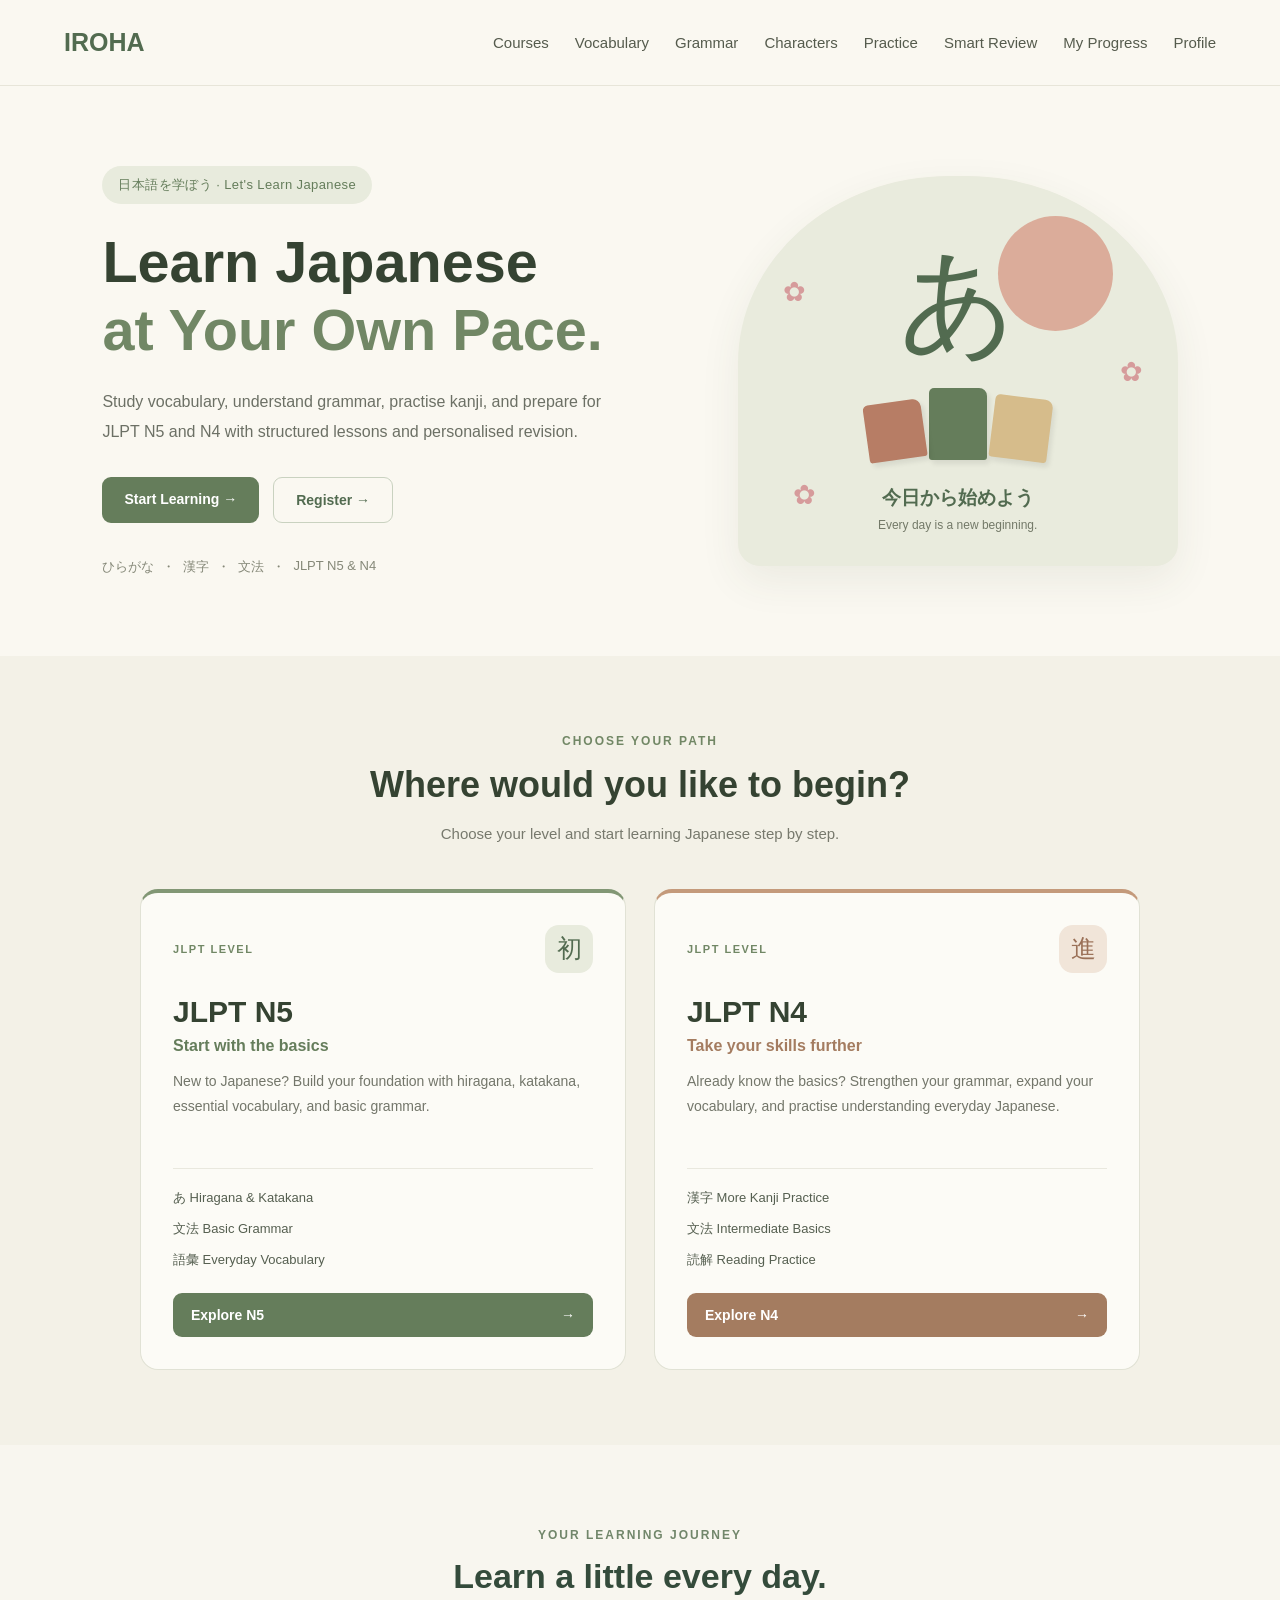
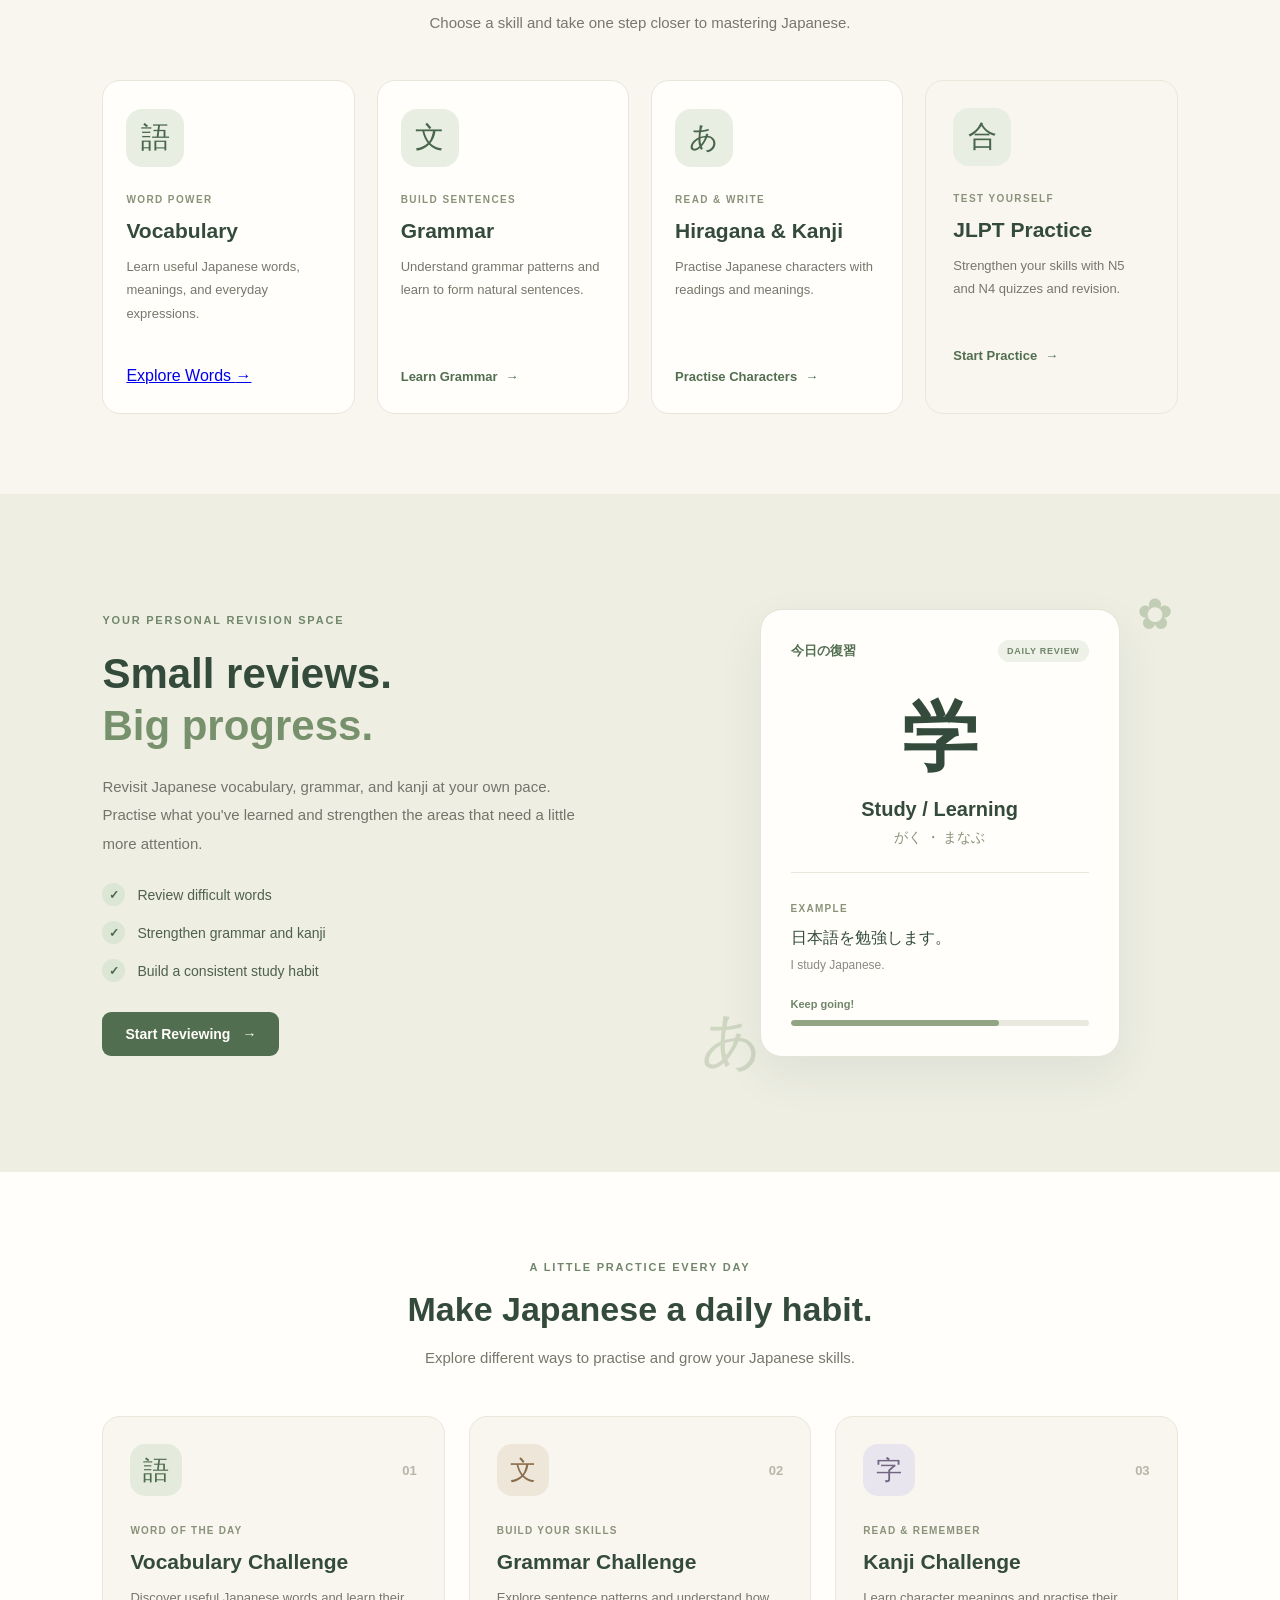
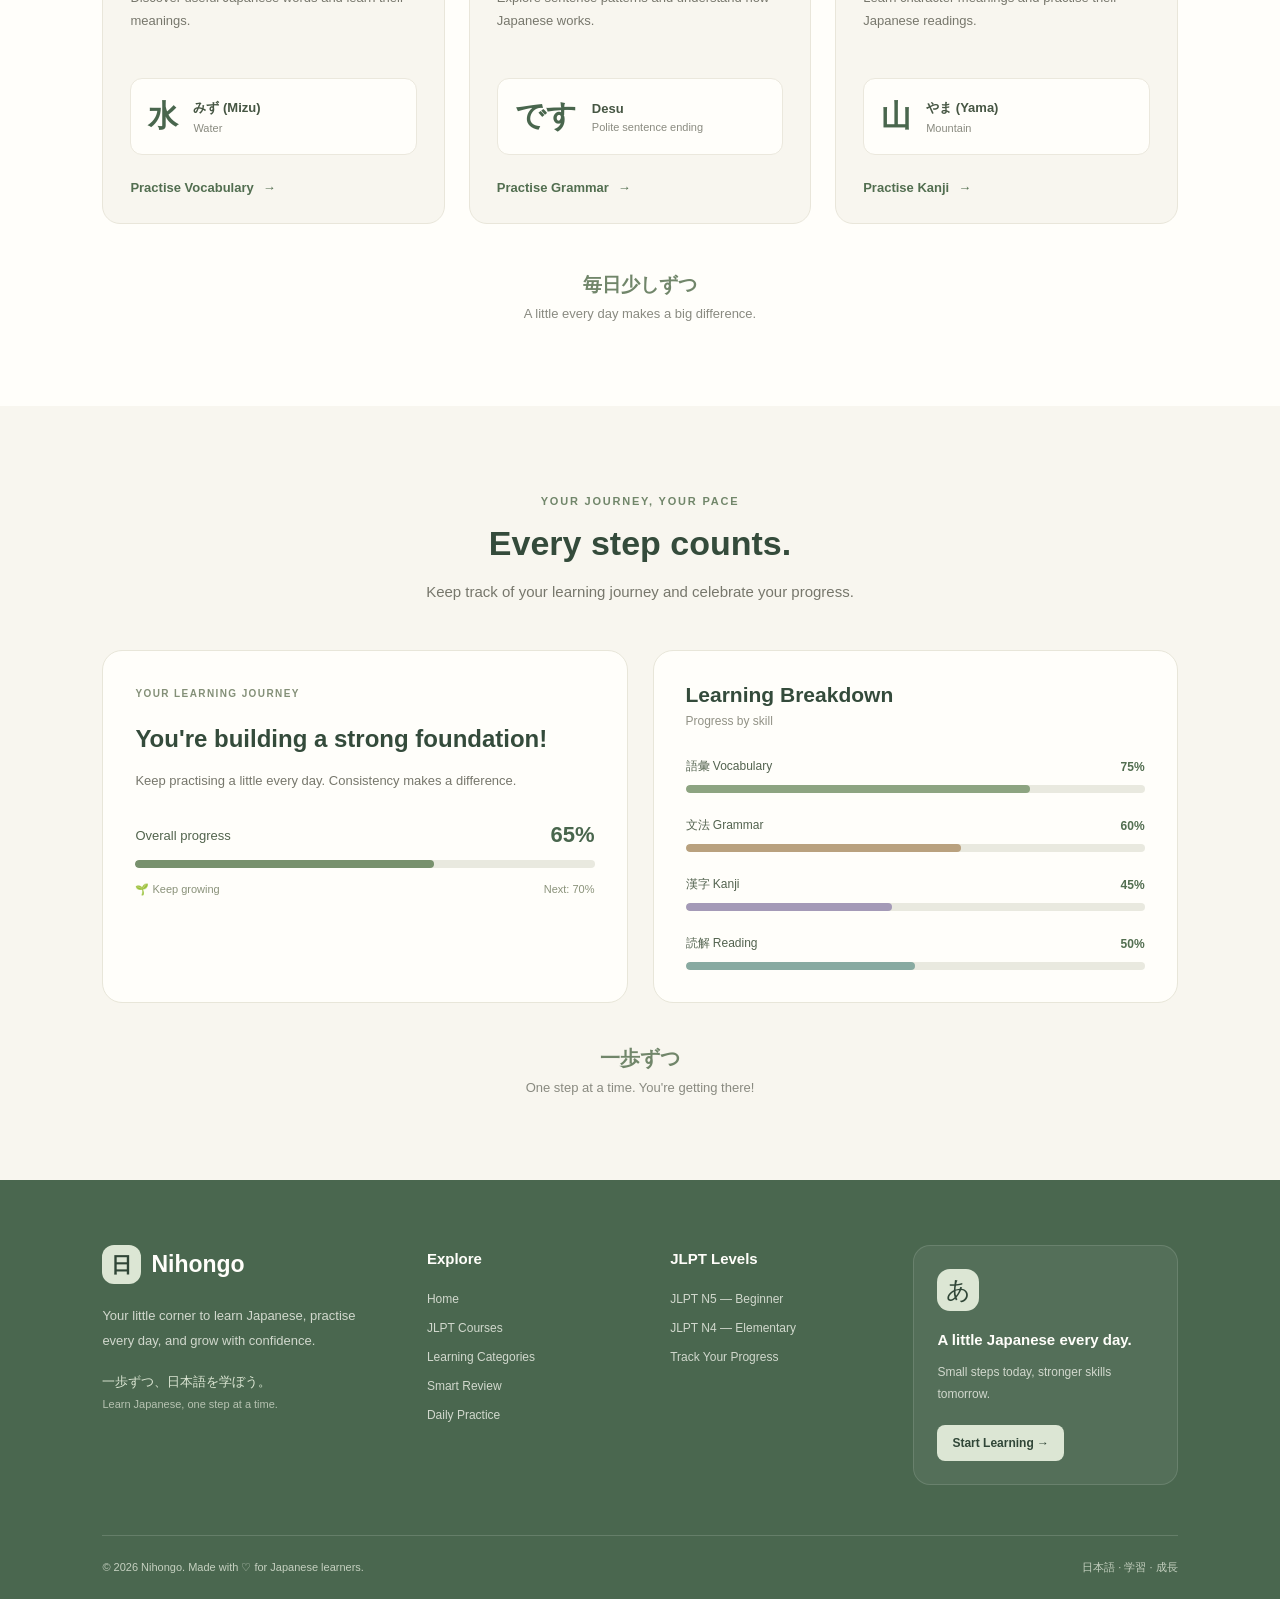
<file: index.html>
<!DOCTYPE html>
<html lang="en">

<head>
    <meta charset="UTF-8">
    <meta name="viewport" content="width=device-width, initial-scale=1.0">
    <title>IROHA | Learn Japanese</title>
    <link rel="stylesheet" href="styles.css">
</head>

<body>

    <!--Navigation Bar-->
    <nav class="navbar">
        <a href="index.html" class="logo">IROHA</a>

        <div class="nav-links">
            <a href="sidepages/courses.html">Courses</a>
            <a href="sidepages/vocabulary.html">Vocabulary</a>
            <a href="sidepages/grammar.html">Grammar</a>
            <a href="sidepages/characters.html">Characters</a>
            <a href="sidepages/practice.html">Practice</a>
            <a href="sidepages/review.html">Smart Review</a>
            <a href="sidepages/progress.html">My Progress</a>
            <a href="sidepages/profile.html">Profile</a>
        </div>
    </nav>


<!-- Hero Section -->
<section class="hero" id="home">

    <div class="hero-content">
        <span class="hero-tag">日本語を学ぼう · Let's Learn Japanese</span>

        <h1>
            Learn Japanese
            <span>at Your Own Pace.</span>
        </h1>

        <p>
            Study vocabulary, understand grammar, practise kanji,
            and prepare for JLPT N5 and N4 with structured lessons
            and personalised revision.
        </p>

        <div class="hero-buttons">
            <a href="#courses" class="hero-btn primary-btn">
                Start Learning →
            </a>

            <a href="sidepages/register.html" class="hero-btn secondary-btn">
                Register →
            </a>
        </div>

        <div class="hero-note">
            <span>ひらがな</span>
            <span>・</span>
            <span>漢字</span>
            <span>・</span>
            <span>文法</span>
            <span>・</span>
            <span>JLPT N5 & N4</span>
        </div>
    </div>

    <div class="hero-visual">
        <div class="hero-card">
            <div class="sun-circle"></div>

            <span class="japanese-character">あ</span>

            <div class="book-decoration">
                <div class="book book-one"></div>
                <div class="book book-two"></div>
                <div class="book book-three"></div>
            </div>

            <div class="hero-caption">
                <span>今日から始めよう</span>
                <p>Every day is a new beginning.</p>
            </div>

            <span class="sakura sakura-one">✿</span>
            <span class="sakura sakura-two">✿</span>
            <span class="sakura sakura-three">✿</span>
        </div>
    </div>

</section>

    <!-- Courses Section -->
    <section class="courses-section" id="courses">

        <div class="courses-heading">
            <span class="section-tag">CHOOSE YOUR PATH</span>
            <h2>Where would you like to begin?</h2>
            <p>Choose your level and start learning Japanese step by step.</p>
        </div>

        <div class="courses-container">

            <!-- N5 Course Card -->
            <div class="course-card n5-card">
                <div class="course-top">
                    <span class="course-level">JLPT LEVEL</span>
                    <span class="course-kanji">初</span>
                </div>

                <h3>JLPT N5</h3>
                <h4>Start with the basics</h4>

                <p>
                    New to Japanese? Build your foundation with hiragana,
                    katakana, essential vocabulary, and basic grammar.
                </p>

                <div class="course-details">
                    <span>あ Hiragana & Katakana</span>
                    <span>文法 Basic Grammar</span>
                    <span>語彙 Everyday Vocabulary</span>
                </div>

                <a href="sidepages/courses.html" class="course-btn">
                    Explore N5 <span>→</span>
                </a>
            </div>

            <!-- N4 Course Card -->
            <div class="course-card n4-card">
                <div class="course-top">
                    <span class="course-level">JLPT LEVEL</span>
                    <span class="course-kanji">進</span>
                </div>

                <h3>JLPT N4</h3>
                <h4>Take your skills further</h4>

                <p>
                    Already know the basics? Strengthen your grammar,
                    expand your vocabulary, and practise understanding
                    everyday Japanese.
                </p>

                <div class="course-details">
                    <span>漢字 More Kanji Practice</span>
                    <span>文法 Intermediate Basics</span>
                    <span>読解 Reading Practice</span>
                </div>

                <a href="sidepages/courses.html" class="course-btn">
                    Explore N4 <span>→</span>
                </a>
            </div>

        </div>

    </section>

    <!--Learning Categories Section  -->
    <section class="categories-section" id="learning">

        <div class="categories-heading">
            <span class="section-tag">YOUR LEARNING JOURNEY</span>
            <h2>Learn a little every day.</h2>
            <p>Choose a skill and take one step closer to mastering Japanese.</p>
        </div>

        <div class="categories-container">

            <!-- Vocabulary -->
            <div class="category-card vocabulary-card">
                <div class="category-icon">語</div>
                <span class="category-label">WORD POWER</span>
                <h3>Vocabulary</h3>
                <p>Learn useful Japanese words, meanings, and everyday expressions.</p>

                <a href="sidepages/vocabulary.html" class="learning-btn">
                    Explore Words <span>→</span>
                </a>
            </div>

            <!-- Grammar -->
            <div class="category-card grammar-card">
                <div class="category-icon">文</div>
                <span class="category-label">BUILD SENTENCES</span>
                <h3>Grammar</h3>
                <p>Understand grammar patterns and learn to form natural sentences.</p>

                <a href="sidepages/grammar.html" class="category-link">
                    Learn Grammar <span>→</span>
                </a>
            </div>

            <!-- Hiragana and Kanji -->
            <div class="category-card kanji-card">
                <div class="category-icon">あ</div>
                <span class="category-label">READ & WRITE</span>
                <h3>Hiragana & Kanji</h3>
                <p>Practise Japanese characters with readings and meanings.</p>

                <a href="sidepages/characters.html" class="category-link">
                    Practise Characters <span>→</span>
                </a>
            </div>

            <!-- JLPT Practice -->
            <div class="category-card practice-card">
                <div class="category-icon">合</div>
                <span class="category-label">TEST YOURSELF</span>
                <h3>JLPT Practice</h3>
                <p>Strengthen your skills with N5 and N4 quizzes and revision.</p>

                <a href="sidepages/practice.html" class="category-link">
                    Start Practice <span>→</span>
                </a>
            </div>

        </div>

    </section>

    <!-- Smart Review Section -->
    <section class="smart-review-section" id="smart-review">

        <div class="review-content">

            <div class="review-text">
                <span class="section-tag">YOUR PERSONAL REVISION SPACE</span>

                <h2>Small reviews.<br>
                    <span>Big progress.</span>
                </h2>

                <p>
                    Revisit Japanese vocabulary, grammar, and kanji at your own pace.
                    Practise what you've learned and strengthen the areas that need
                    a little more attention.
                </p>

                <div class="review-benefits">
                    <div class="review-benefit">
                        <span class="benefit-icon">✓</span>
                        <span>Review difficult words</span>
                    </div>

                    <div class="review-benefit">
                        <span class="benefit-icon">✓</span>
                        <span>Strengthen grammar and kanji</span>
                    </div>

                    <div class="review-benefit">
                        <span class="benefit-icon">✓</span>
                        <span>Build a consistent study habit</span>
                    </div>
                </div>

                <a href="sidepages/review.html" class="review-btn">
                    Start Reviewing <span>→</span>
                </a>
            </div>

            <div class="review-visual">
                <div class="review-card">
                    <div class="review-card-header">
                        <span>今日の復習</span>
                        <span class="review-status">DAILY REVIEW</span>
                    </div>

                    <div class="review-kanji">学</div>
                    <h3>Study / Learning</h3>
                    <p class="review-reading">がく ・ まなぶ</p>

                    <div class="review-divider"></div>

                    <div class="review-example">
                        <span>EXAMPLE</span>
                        <p>日本語を勉強します。</p>
                        <small>I study Japanese.</small>
                    </div>

                    <div class="review-progress">
                        <span>Keep going!</span>
                        <div class="progress-track">
                            <div class="progress-fill"></div>
                        </div>
                    </div>
                </div>

                <span class="review-decoration decoration-one">✿</span>
                <span class="review-decoration decoration-two">あ</span>
            </div>

        </div>

    </section>

    <!-- Daily Japanese Practice Section -->
    <section class="daily-practice-section" id="practice">

        <div class="practice-heading">
            <span class="section-tag">A LITTLE PRACTICE EVERY DAY</span>
            <h2>Make Japanese a daily habit.</h2>
            <p>Explore different ways to practise and grow your Japanese skills.</p>
        </div>

        <div class="practice-container">

            <!-- Vocabulary Practice -->
            <div class="practice-card">
                <div class="practice-card-top">
                    <div class="practice-icon vocabulary-icon">語</div>
                    <span class="practice-number">01</span>
                </div>

                <span class="practice-type">WORD OF THE DAY</span>
                <h3>Vocabulary Challenge</h3>
                <p>Discover useful Japanese words and learn their meanings.</p>

                <div class="practice-example">
                    <span class="practice-japanese">水</span>
                    <div>
                        <strong>みず (Mizu)</strong>
                        <small>Water</small>
                    </div>
                </div>

                <a href="sidepages/practice.html" class="practice-link">
                    Practise Vocabulary <span>→</span>
                </a>
            </div>

            <!-- Grammar Practice -->
            <div class="practice-card">
                <div class="practice-card-top">
                    <div class="practice-icon grammar-icon">文</div>
                    <span class="practice-number">02</span>
                </div>

                <span class="practice-type">BUILD YOUR SKILLS</span>
                <h3>Grammar Challenge</h3>
                <p>Explore sentence patterns and understand how Japanese works.</p>

                <div class="practice-example">
                    <span class="practice-japanese">です</span>
                    <div>
                        <strong>Desu</strong>
                        <small>Polite sentence ending</small>
                    </div>
                </div>

                <a href="sidepages/practice.html" class="practice-link">
                    Practise Grammar <span>→</span>
                </a>
            </div>

            <!-- Kanji Practice -->
            <div class="practice-card">
                <div class="practice-card-top">
                    <div class="practice-icon kanji-icon">字</div>
                    <span class="practice-number">03</span>
                </div>

                <span class="practice-type">READ & REMEMBER</span>
                <h3>Kanji Challenge</h3>
                <p>Learn character meanings and practise their Japanese readings.</p>

                <div class="practice-example">
                    <span class="practice-japanese">山</span>
                    <div>
                        <strong>やま (Yama)</strong>
                        <small>Mountain</small>
                    </div>
                </div>

                <a href="sidepages/practice.html" class="practice-link">
                    Practise Kanji <span>→</span>
                </a>
            </div>

        </div>

        <div class="practice-footer">
            <span>毎日少しずつ</span>
            <p>A little every day makes a big difference.</p>
        </div>

    </section>

    <!--JLPT Progress Tracker -->
    <section class="progress-section" id="progress">

        <div class="progress-heading">
            <span class="section-tag">YOUR JOURNEY, YOUR PACE</span>
            <h2>Every step counts.</h2>
            <p>Keep track of your learning journey and celebrate your progress.</p>
        </div>

        <div class="progress-dashboard">

            <!-- Overall Progress -->
            <div class="progress-overview">
                <span class="dashboard-label">YOUR LEARNING JOURNEY</span>
                <h3>You're building a strong foundation!</h3>
                <p>Keep practising a little every day. Consistency makes a difference.</p>

                <div class="overall-progress-info">
                    <span>Overall progress</span>
                    <strong>65%</strong>
                </div>

                <div class="dashboard-progress-track">
                    <div class="dashboard-progress-fill overall-fill"></div>
                </div>

                <div class="progress-milestone">
                    <span>🌱 Keep growing</span>
                    <span>Next: 70%</span>
                </div>
            </div>

            <!-- Skill Progress -->
            <div class="skill-progress-card">
                <h3>Learning Breakdown</h3>
                <p class="skill-subtitle">Progress by skill</p>

                <div class="skill-progress-item">
                    <div class="skill-progress-info">
                        <span>語彙 Vocabulary</span>
                        <strong>75%</strong>
                    </div>
                    <div class="dashboard-progress-track">
                        <div class="dashboard-progress-fill vocabulary-fill"></div>
                    </div>
                </div>

                <div class="skill-progress-item">
                    <div class="skill-progress-info">
                        <span>文法 Grammar</span>
                        <strong>60%</strong>
                    </div>
                    <div class="dashboard-progress-track">
                        <div class="dashboard-progress-fill grammar-fill"></div>
                    </div>
                </div>

                <div class="skill-progress-item">
                    <div class="skill-progress-info">
                        <span>漢字 Kanji</span>
                        <strong>45%</strong>
                    </div>
                    <div class="dashboard-progress-track">
                        <div class="dashboard-progress-fill kanji-fill"></div>
                    </div>
                </div>

                <div class="skill-progress-item">
                    <div class="skill-progress-info">
                        <span>読解 Reading</span>
                        <strong>50%</strong>
                    </div>
                    <div class="dashboard-progress-track">
                        <div class="dashboard-progress-fill reading-fill"></div>
                    </div>
                </div>
            </div>

        </div>

        <div class="progress-note">
            <span>一歩ずつ</span>
            <p>One step at a time. You're getting there!</p>
        </div>

    </section>

    <!-- Nihongo Footer -->
    <footer class="site-footer">

        <div class="footer-container">

            <!-- Brand -->
            <div class="footer-brand">
                <a href="#home" class="footer-logo">
                    <span class="footer-logo-icon">日</span>
                    <span>Nihongo</span>
                </a>

                <p>
                    Your little corner to learn Japanese,
                    practise every day, and grow with confidence.
                </p>

                <span class="footer-japanese">一歩ずつ、日本語を学ぼう。</span>
                <small>Learn Japanese, one step at a time.</small>
            </div>

            <!-- Quick Links -->
            <div class="footer-links">
                <h3>Explore</h3>
                <a href="#home">Home</a>
                <a href="#courses">JLPT Courses</a>
                <a href="#learning">Learning Categories</a>
                <a href="#smart-review">Smart Review</a>
                <a href="#practice">Daily Practice</a>
            </div>

            <!-- JLPT Levels -->
            <div class="footer-links">
                <h3>JLPT Levels</h3>
                <a href="#courses">JLPT N5 — Beginner</a>
                <a href="#courses">JLPT N4 — Elementary</a>
                <a href="sidepages/progress.html">Track Your Progress</a>
            </div>

            <!-- Learning Reminder -->
            <div class="footer-reminder">
                <span class="footer-reminder-icon">あ</span>
                <h3>A little Japanese every day.</h3>
                <p>Small steps today, stronger skills tomorrow.</p>
                <a href="#courses" class="footer-start-btn">
                    Start Learning →
                </a>
            </div>

        </div>

        <div class="footer-bottom">
            <p>© 2026 Nihongo. Made with ♡ for Japanese learners.</p>
            <span>日本語 · 学習 · 成長</span>
        </div>

    </footer>

    <script src="script.js"></script>
</body>

</html>
</file>
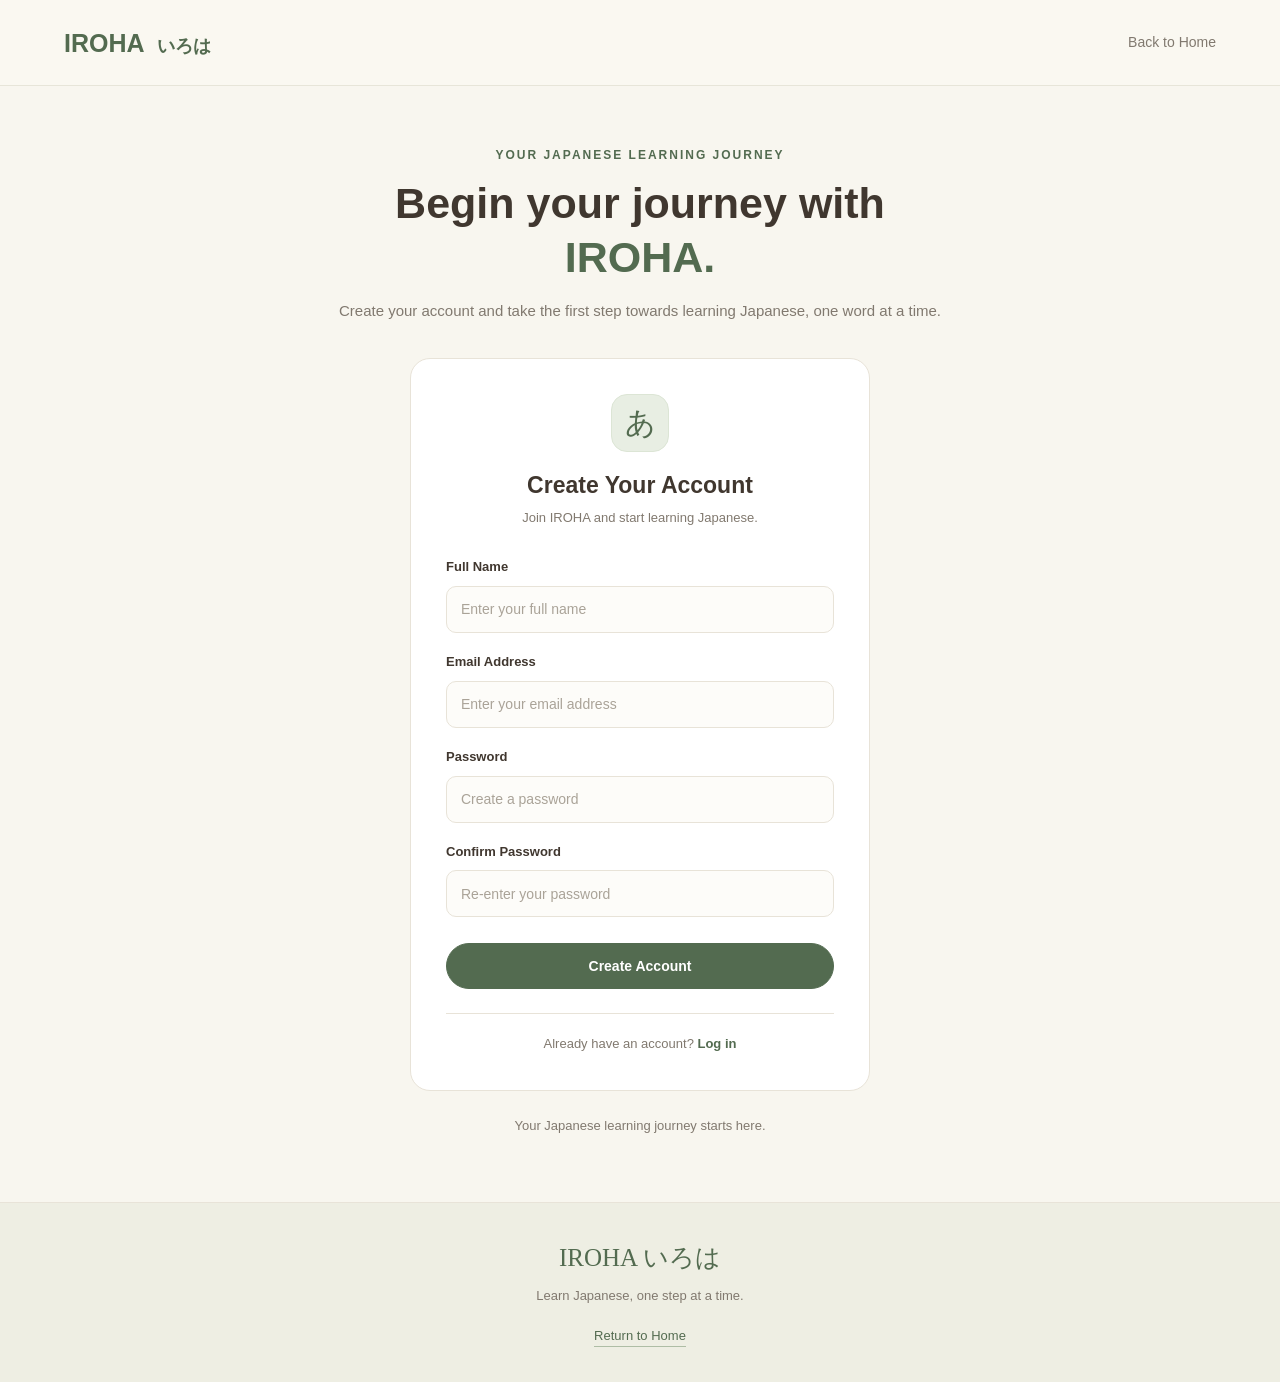
<file: register.html>
<!DOCTYPE html>
<html lang="en">
<head>
    <meta charset="UTF-8">
    <meta name="viewport" content="width=device-width, initial-scale=1.0">
    <title>Create Account | IROHA</title>
    <link rel="stylesheet" href="register.css">
</head>
<body>

    <nav class="navbar">
        <a href="../index.html" class="logo">IROHA <span>いろは</span></a>
        <a href="../index.html" class="back-link">Back to Home</a>
    </nav>

    <main class="register-container">

        <section class="register-intro">
            <span class="eyebrow">YOUR JAPANESE LEARNING JOURNEY</span>
            <h1>Begin your journey with <span>IROHA.</span></h1>
            <p>Create your account and take the first step towards learning Japanese, one word at a time.</p>
        </section>

        <section class="register-card">

            <div class="card-heading">
                <div class="register-icon">あ</div>
                <h2>Create Your Account</h2>
                <p>Join IROHA and start learning Japanese.</p>
            </div>

            <form id="registerForm" action="register.php" method="POST">

                <div class="form-group">
                    <label for="name">Full Name</label>
                    <input type="text" id="name" name="name"
                           placeholder="Enter your full name" required>
                </div>

                <div class="form-group">
                    <label for="email">Email Address</label>
                    <input type="email" id="email" name="email"
                           placeholder="Enter your email address" required>
                </div>

                <div class="form-group">
                    <label for="password">Password</label>
                    <input type="password" id="password" name="password"
                           placeholder="Create a password" minlength="8" required>
                </div>

                <div class="form-group">
                    <label for="confirmPassword">Confirm Password</label>
                    <input type="password" id="confirmPassword"
                           name="confirmPassword"
                           placeholder="Re-enter your password" required>
                </div>

                <button type="submit" class="register-btn">
                    Create Account
                </button>

                <p id="formMessage" class="form-message"></p>

            </form>

            <div class="login-link">
                Already have an account?
                <a href="login.html">Log in</a>
            </div>

        </section>

        <p class="register-note">
            Your Japanese learning journey starts here.
        </p>

    </main>

    <footer class="footer">
        <h3>IROHA いろは</h3>
        <p>Learn Japanese, one step at a time.</p>
        <a href="../index.html">Return to Home</a>
    </footer>

</body>
</html>
</file>
<file: styles.css>
* {
    margin: 0;
    padding: 0;
    box-sizing: border-box;
}

body {
    font-family: Arial, sans-serif;
    background-color: #FAF8F1;
    color: #3D4938;
}

/* ===== Navbar ===== */
.navbar {
    width: 100%;
    min-height: 86px;
    display: flex;
    align-items: center;
    justify-content: space-between;
    gap: 24px;
    padding: 16px 5%;
    background-color: #FAF8F1;
    border-bottom: 1px solid #E7E5D9;
    position: relative;
    z-index: 100;
}

/* ===== Logo ===== */
.logo {
    text-decoration: none;
    color: #526B50;
    font-size: 25px;
    font-weight: bold;
    white-space: nowrap;
}

.logo span {
    font-size: 18px;
    margin-left: 6px;
}

/* ===== Navigation Links ===== */
.nav-links {
    display: flex;
    align-items: center;
    gap: 26px;
    list-style: none;
}

.nav-links a {
    text-decoration: none;
    color: #555B4D;
    font-size: 15px;
    transition: color 0.2s ease;
}

.nav-links a:hover {
    color: #78916D;
}

/* ===== Right-side Actions ===== */
.nav-actions {
    display: flex;
    align-items: center;
    gap: 18px;
}

/* ===== Start Learning Button ===== */
.nav-button {
    display: inline-block;
    text-decoration: none;
    background-color: #78916D;
    color: #FFFFFF;
    padding: 12px 18px;
    border-radius: 8px;
    font-size: 14px;
    font-weight: 600;
    white-space: nowrap;
    transition: background-color 0.2s ease;
}

.nav-button:hover {
    background-color: #4E6547;
}

/* ===== Profile Avatar ===== */
.profile-container {
    position: relative;
    flex-shrink: 0;
}

.profile-avatar {
    width: 46px;
    height: 46px;
    display: flex;
    align-items: center;
    justify-content: center;
    border: none;
    border-radius: 50%;
    background-color: #78916D;
    color: #FFFFFF;
    font-size: 17px;
    font-weight: bold;
    cursor: pointer;
    transition: background-color 0.2s ease;
}

.profile-avatar:hover {
    background-color: #C64F4F;
}

/* ===== Profile Dropdown ===== */
.profile-dropdown {
    display: none;
    position: absolute;
    top: 58px;
    right: 0;
    width: 250px;
    background-color: #FFFFFF;
    border: 1px solid #E7E5D9;
    border-radius: 12px;
    box-shadow: 0 8px 24px rgba(0, 0, 0, 0.10);
    padding: 10px 0;
    z-index: 1000;
}

.profile-dropdown.show {
    display: block;
}

.profile-name {
    padding: 14px 20px 18px;
    color: #30352F;
    font-size: 18px;
    font-weight: bold;
    overflow-wrap: anywhere;
}

.profile-dropdown a {
    display: block;
    padding: 14px 20px;
    text-decoration: none;
    color: #737580;
    font-size: 16px;
    transition: background-color 0.2s ease,
        color 0.2s ease;
}

.profile-dropdown a:hover {
    background-color: #F5F5EF;
    color: #526B50;
}

/* ===== Keyboard Accessibility ===== */
.navbar a:focus-visible,
.profile-avatar:focus-visible {
    outline: 2px solid #657D5B;
    outline-offset: 4px;
}

/* ===== Responsive Layout ===== */
@media (max-width: 1050px) {
    .navbar {
        flex-wrap: wrap;
        gap: 18px;
    }

    .nav-links {
        gap: 18px;
    }
}

@media (max-width: 760px) {
    .navbar {
        padding: 16px 5%;
    }

    .nav-links {
        order: 3;
        width: 100%;
        justify-content: center;
        flex-wrap: wrap;
        gap: 16px 22px;
    }

    .nav-actions {
        margin-left: auto;
        gap: 12px;
    }

    .logo {
        font-size: 21px;
    }

    .logo span {
        font-size: 15px;
    }

    .nav-button {
        padding: 10px 12px;
        font-size: 13px;
    }

    .profile-avatar {
        width: 42px;
        height: 42px;
    }

    .profile-dropdown {
        width: 230px;
    }
}

@media (max-width: 400px) {
    .nav-actions {
        gap: 8px;
    }

    .nav-button {
        padding: 9px 10px;
    }

    .nav-links a {
        font-size: 14px;
    }
}

/* ===== Hero Section ===== */
.hero {
    min-height: 570px;
    padding: 70px 8%;
    display: flex;
    align-items: center;
    justify-content: space-between;
    gap: 55px;
    overflow: hidden;
}

.hero-content {
    flex: 1;
    max-width: 590px;
}

.hero-tag {
    display: inline-block;
    color: #657D5B;
    background: #E8EBDD;
    padding: 10px 16px;
    border-radius: 30px;
    font-size: 13px;
    letter-spacing: 0.4px;
    margin-bottom: 25px;
}

.hero-content h1 {
    font-size: clamp(38px, 4.5vw, 58px);
    line-height: 1.18;
    color: #354332;
    margin-bottom: 22px;
    font-weight: 700;
}

.hero-content h1 span {
    display: block;
    color: #718765;
}

.hero-content>p {
    color: #6C7065;
    font-size: 16px;
    line-height: 1.9;
    max-width: 510px;
    margin-bottom: 30px;
}

.hero-buttons {
    display: flex;
    flex-wrap: wrap;
    gap: 14px;
}

.hero-btn {
    display: inline-block;
    padding: 14px 22px;
    border-radius: 9px;
    text-decoration: none;
    font-size: 14px;
    font-weight: 600;
    transition: all 0.2s ease;
}

.primary-btn {
    background: #657D5B;
    color: #FFFFFF;
}

.primary-btn:hover {
    background: #4E6547;
    transform: translateY(-2px);
}

.secondary-btn {
    color: #526B50;
    border: 1px solid #C9D2C0;
    background: transparent;
}

.secondary-btn:hover {
    background: #E8EBDD;
}

.hero-note {
    display: flex;
    flex-wrap: wrap;
    gap: 8px;
    margin-top: 35px;
    color: #858878;
    font-size: 13px;
}

/* ===== Decorative Illustration ===== */
.hero-visual {
    flex: 1;
    max-width: 440px;
    width: 100%;
}

.hero-card {
    position: relative;
    min-height: 390px;
    background: #E9EBDD;
    border-radius: 48% 48% 22px 22px;
    display: flex;
    flex-direction: column;
    align-items: center;
    justify-content: center;
    overflow: hidden;
    box-shadow: 0 15px 40px rgba(61, 73, 56, 0.08);
}

.sun-circle {
    position: absolute;
    top: 40px;
    right: 65px;
    width: 115px;
    height: 115px;
    border-radius: 50%;
    background: #D9A28F;
    opacity: 0.85;
}

.japanese-character {
    position: relative;
    z-index: 1;
    font-family: serif;
    font-size: 115px;
    color: #526B50;
    margin-top: 15px;
}

.book-decoration {
    display: flex;
    align-items: flex-end;
    justify-content: center;
    gap: 5px;
    height: 75px;
    margin-top: 5px;
}

.book {
    width: 58px;
    border-radius: 5px 8px 3px 3px;
    box-shadow: 3px 4px 5px rgba(0, 0, 0, 0.08);
}

.book-one {
    height: 58px;
    background: #B77D65;
    transform: rotate(-8deg);
}

.book-two {
    height: 72px;
    background: #657D5B;
}

.book-three {
    height: 63px;
    background: #D6BC8B;
    transform: rotate(7deg);
}

.hero-caption {
    text-align: center;
    margin-top: 25px;
    z-index: 1;
}

.hero-caption span {
    color: #526B50;
    font-size: 19px;
    font-weight: bold;
}

.hero-caption p {
    color: #737968;
    font-size: 12px;
    margin-top: 7px;
}

.sakura {
    position: absolute;
    color: #D69B9B;
    font-size: 27px;
}

.sakura-one {
    top: 100px;
    left: 45px;
}

.sakura-two {
    top: 180px;
    right: 35px;
}

.sakura-three {
    bottom: 55px;
    left: 55px;
}

/* ===== Responsive Hero ===== */
@media (max-width: 850px) {
    .hero {
        padding: 55px 6%;
        gap: 30px;
    }

    .hero-visual {
        max-width: 340px;
    }

    .hero-card {
        min-height: 340px;
    }
}

@media (max-width: 650px) {
    .hero {
        flex-direction: column;
        align-items: flex-start;
        padding: 45px 6%;
    }

    .hero-content {
        max-width: 100%;
    }

    .hero-content h1 {
        font-size: 40px;
    }

    .hero-visual {
        max-width: 100%;
        width: 100%;
    }

    .hero-card {
        min-height: 320px;
    }
}


/* ===== Courses Section ===== */
.courses-section {
    padding: 75px 8%;
    background-color: #F3F1E7;
}

.courses-heading {
    text-align: center;
    margin-bottom: 42px;
}

.section-tag {
    color: #718765;
    font-size: 12px;
    font-weight: bold;
    letter-spacing: 2px;
}

.courses-heading h2 {
    color: #354332;
    font-size: clamp(26px, 3vw, 36px);
    margin: 15px 0;
}

.courses-heading p {
    color: #77796D;
    font-size: 15px;
    line-height: 1.7;
}

.courses-container {
    display: grid;
    grid-template-columns: repeat(2, minmax(0, 1fr));
    gap: 28px;
    max-width: 1000px;
    margin: 0 auto;
}

/* ===== Course Cards ===== */
.course-card {
    padding: 32px;
    border-radius: 18px;
    border: 1px solid #E1E2D5;
    background-color: #FCFBF6;
    transition: transform 0.25s ease,
        box-shadow 0.25s ease;
}

.course-card:hover {
    transform: translateY(-5px);
    box-shadow: 0 12px 30px rgba(61, 73, 56, 0.08);
}

.n5-card {
    border-top: 4px solid #829775;
}

.n4-card {
    border-top: 4px solid #C49A7B;
}

.course-top {
    display: flex;
    align-items: center;
    justify-content: space-between;
    margin-bottom: 22px;
}

.course-level {
    color: #718765;
    font-size: 11px;
    font-weight: bold;
    letter-spacing: 1.5px;
}

.course-kanji {
    width: 48px;
    height: 48px;
    display: flex;
    align-items: center;
    justify-content: center;
    border-radius: 14px;
    background-color: #E8EBDD;
    color: #526B50;
    font-family: serif;
    font-size: 25px;
}

.n4-card .course-kanji {
    background-color: #F1E5D9;
    color: #9A7057;
}

.course-card h3 {
    color: #354332;
    font-size: 30px;
    margin-bottom: 8px;
}

.course-card h4 {
    color: #657D5B;
    font-size: 16px;
    font-weight: 600;
    margin-bottom: 14px;
}

.n4-card h4 {
    color: #A47C60;
}

.course-card>p {
    color: #73766A;
    font-size: 14px;
    line-height: 1.8;
    min-height: 75px;
}

.course-details {
    display: flex;
    flex-direction: column;
    gap: 13px;
    margin: 24px 0;
    padding-top: 20px;
    border-top: 1px solid #E9E8DE;
}

.course-details span {
    color: #555F50;
    font-size: 13px;
}

.course-btn {
    display: flex;
    align-items: center;
    justify-content: space-between;
    width: 100%;
    padding: 14px 18px;
    background-color: #657D5B;
    color: #FFFFFF;
    text-decoration: none;
    border-radius: 9px;
    font-size: 14px;
    font-weight: 600;
    transition: background-color 0.2s ease;
}

.n4-card .course-btn {
    background-color: #A47C60;
}

.course-btn:hover {
    background-color: #4E6547;
}

.n4-card .course-btn:hover {
    background-color: #89664E;
}

/* ===== Responsive Courses ===== */
@media (max-width: 700px) {
    .courses-section {
        padding: 55px 6%;
    }

    .courses-container {
        grid-template-columns: 1fr;
        gap: 20px;
    }

    .course-card {
        padding: 25px;
    }

    .course-card>p {
        min-height: auto;
    }
}

/* ===== Learning Categories Section ===== */

.categories-section {
    padding: 80px 8%;
    background-color: #f8f6ef;
}

.categories-heading {
    text-align: center;
    margin-bottom: 45px;
}

.categories-heading .section-tag {
    color: #71866a;
    font-size: 12px;
    font-weight: 700;
    letter-spacing: 2px;
}

.categories-heading h2 {
    color: #344b3b;
    font-size: 34px;
    margin: 14px 0;
}

.categories-heading p {
    color: #77776c;
    font-size: 15px;
    line-height: 1.7;
}

.categories-container {
    display: grid;
    grid-template-columns: repeat(4, minmax(0, 1fr));
    gap: 22px;
    max-width: 1200px;
    margin: 0 auto;
}

.category-card {
    padding: 28px 23px;
    background: #fffefa;
    border: 1px solid #e8e6d9;
    border-radius: 18px;
    transition: transform 0.25s ease, box-shadow 0.25s ease;
}

.category-card:hover {
    transform: translateY(-6px);
    box-shadow: 0 12px 28px rgba(52, 75, 59, 0.09);
}

.category-icon {
    width: 58px;
    height: 58px;
    display: flex;
    align-items: center;
    justify-content: center;
    border-radius: 16px;
    background: #e8eee2;
    color: #49664d;
    font-size: 29px;
    margin-bottom: 22px;
}

.category-label {
    color: #8a927a;
    font-size: 10px;
    font-weight: 700;
    letter-spacing: 1.4px;
}

.category-card h3 {
    color: #344b3b;
    font-size: 21px;
    margin: 12px 0;
}

.category-card p {
    min-height: 90px;
    color: #77776c;
    font-size: 13px;
    line-height: 1.8;
    margin-bottom: 22px;
}

.category-link {
    color: #526e50;
    font-size: 13px;
    font-weight: 700;
    text-decoration: none;
    display: inline-flex;
    align-items: center;
    gap: 8px;
}

.category-link span {
    transition: transform 0.2s ease;
}

.category-link:hover span {
    transform: translateX(4px);
}

/* Responsive layout */
@media (max-width: 1000px) {
    .categories-container {
        grid-template-columns: repeat(2, minmax(0, 1fr));
    }
}

@media (max-width: 600px) {
    .categories-section {
        padding: 55px 6%;
    }

    .categories-heading h2 {
        font-size: 27px;
    }

    .categories-container {
        grid-template-columns: 1fr;
    }

    .category-card p {
        min-height: auto;
    }
}

/* ===== Smart Review Section ===== */

.smart-review-section {
    padding: 90px 8%;
    background: #eeeee3;
}

.review-content {
    max-width: 1150px;
    margin: 0 auto;
    display: grid;
    grid-template-columns: 1fr 0.9fr;
    align-items: center;
    gap: 70px;
}

.review-text .section-tag {
    color: #71866a;
    font-size: 11px;
    font-weight: 700;
    letter-spacing: 1.8px;
}

.review-text h2 {
    color: #344b3b;
    font-size: 42px;
    line-height: 1.25;
    margin: 20px 0;
}

.review-text h2 span {
    color: #78916d;
}

.review-text>p {
    color: #73756b;
    font-size: 15px;
    line-height: 1.9;
    max-width: 490px;
    margin-bottom: 25px;
}

.review-benefits {
    display: flex;
    flex-direction: column;
    gap: 15px;
    margin-bottom: 30px;
}

.review-benefit {
    display: flex;
    align-items: center;
    gap: 12px;
    color: #4e604e;
    font-size: 14px;
}

.benefit-icon {
    width: 23px;
    height: 23px;
    display: flex;
    align-items: center;
    justify-content: center;
    background: #dce6d4;
    color: #49664d;
    border-radius: 50%;
    font-size: 12px;
    font-weight: 700;
}

.review-btn {
    display: inline-flex;
    align-items: center;
    gap: 12px;
    padding: 14px 23px;
    background: #526e50;
    color: #fffefa;
    text-decoration: none;
    border-radius: 9px;
    font-size: 14px;
    font-weight: 600;
    transition: background 0.25s ease, transform 0.25s ease;
}

.review-btn:hover {
    background: #3e5940;
    transform: translateY(-2px);
}

.review-visual {
    position: relative;
    display: flex;
    justify-content: center;
    align-items: center;
    padding: 25px;
}

.review-card {
    width: 100%;
    max-width: 360px;
    padding: 30px;
    background: #fffefa;
    border: 1px solid #e4e4d8;
    border-radius: 22px;
    box-shadow: 0 18px 45px rgba(52, 75, 59, 0.08);
    position: relative;
    z-index: 1;
}

.review-card-header {
    display: flex;
    justify-content: space-between;
    align-items: center;
    gap: 10px;
    color: #526e50;
    font-size: 13px;
    font-weight: 700;
}

.review-status {
    padding: 6px 9px;
    border-radius: 20px;
    background: #edf1e7;
    color: #71866a;
    font-size: 9px;
    letter-spacing: 0.7px;
}

.review-kanji {
    margin-top: 25px;
    text-align: center;
    color: #344b3b;
    font-size: 76px;
    font-weight: 600;
}

.review-card h3 {
    text-align: center;
    color: #344b3b;
    font-size: 20px;
    margin: 8px 0;
}

.review-reading {
    text-align: center;
    color: #8a927a;
    font-size: 14px;
}

.review-divider {
    height: 1px;
    background: #e9e7dc;
    margin: 25px 0;
}

.review-example>span {
    color: #8a927a;
    font-size: 10px;
    font-weight: 700;
    letter-spacing: 1.3px;
}

.review-example p {
    color: #344b3b;
    font-size: 16px;
    margin: 12px 0 6px;
}

.review-example small {
    color: #898a80;
    font-size: 12px;
}

.review-progress {
    margin-top: 25px;
    color: #71866a;
    font-size: 11px;
    font-weight: 600;
}

.progress-track {
    height: 6px;
    margin-top: 10px;
    background: #e9e9df;
    border-radius: 10px;
    overflow: hidden;
}

.progress-fill {
    width: 70%;
    height: 100%;
    background: #91a583;
    border-radius: 10px;
}

.review-decoration {
    position: absolute;
    color: #c2cdb5;
    pointer-events: none;
}

.decoration-one {
    top: 5px;
    right: 5px;
    font-size: 43px;
}

.decoration-two {
    bottom: 0;
    left: 0;
    font-size: 60px;
    opacity: 0.7;
}

/* Responsive layout */
@media (max-width: 800px) {
    .smart-review-section {
        padding: 65px 6%;
    }

    .review-content {
        grid-template-columns: 1fr;
        gap: 40px;
    }

    .review-text h2 {
        font-size: 35px;
    }

    .review-visual {
        padding: 15px;
    }
}

@media (max-width: 450px) {
    .review-card {
        padding: 23px;
    }

    .review-card-header {
        align-items: flex-start;
        flex-direction: column;
    }
}

/* ===== Daily Japanese Practice Section ===== */

.daily-practice-section {
    padding: 85px 8%;
    background: #fffefa;
}

.practice-heading {
    text-align: center;
    margin-bottom: 45px;
}

.practice-heading .section-tag {
    color: #71866a;
    font-size: 11px;
    font-weight: 700;
    letter-spacing: 1.8px;
}

.practice-heading h2 {
    color: #344b3b;
    font-size: 34px;
    margin: 15px 0;
}

.practice-heading p {
    color: #77776c;
    font-size: 15px;
    line-height: 1.8;
}

.practice-container {
    max-width: 1150px;
    margin: 0 auto;
    display: grid;
    grid-template-columns: repeat(3, minmax(0, 1fr));
    gap: 24px;
}

.practice-card {
    padding: 27px;
    background: #f8f6ef;
    border: 1px solid #e9e6da;
    border-radius: 18px;
    transition: transform 0.25s ease, box-shadow 0.25s ease;
}

.practice-card:hover {
    transform: translateY(-5px);
    box-shadow: 0 12px 28px rgba(52, 75, 59, 0.08);
}

.practice-card-top {
    display: flex;
    align-items: center;
    justify-content: space-between;
    margin-bottom: 24px;
}

.practice-icon {
    width: 52px;
    height: 52px;
    display: flex;
    align-items: center;
    justify-content: center;
    border-radius: 15px;
    font-size: 26px;
}

.vocabulary-icon {
    background: #e4ebdc;
    color: #4e6b4d;
}

.grammar-icon {
    background: #eee6d9;
    color: #8a6e4c;
}

.kanji-icon {
    background: #e8e5ee;
    color: #726583;
}

.practice-number {
    color: #b5b7a8;
    font-size: 13px;
    font-weight: 700;
}

.practice-type {
    color: #8a927a;
    font-size: 10px;
    font-weight: 700;
    letter-spacing: 1.2px;
}

.practice-card h3 {
    color: #344b3b;
    font-size: 21px;
    margin: 12px 0;
}

.practice-card>p {
    color: #77776c;
    font-size: 13px;
    line-height: 1.8;
    min-height: 70px;
    margin-bottom: 22px;
}

.practice-example {
    display: flex;
    align-items: center;
    gap: 15px;
    padding: 17px;
    margin-bottom: 23px;
    background: #fffefa;
    border: 1px solid #ebe8dd;
    border-radius: 12px;
}

.practice-japanese {
    color: #49664d;
    font-size: 30px;
    font-weight: 600;
}

.practice-example strong,
.practice-example small {
    display: block;
}

.practice-example strong {
    color: #465643;
    font-size: 13px;
    margin-bottom: 5px;
}

.practice-example small {
    color: #8a8b80;
    font-size: 11px;
}

.practice-link {
    display: inline-flex;
    align-items: center;
    gap: 9px;
    color: #526e50;
    font-size: 13px;
    font-weight: 700;
    text-decoration: none;
}

.practice-link span {
    transition: transform 0.2s ease;
}

.practice-link:hover span {
    transform: translateX(4px);
}

.practice-footer {
    text-align: center;
    margin-top: 48px;
}

.practice-footer span {
    color: #71866a;
    font-size: 19px;
    font-weight: 600;
}

.practice-footer p {
    color: #898a80;
    font-size: 13px;
    margin-top: 8px;
}

/* Responsive layout */
@media (max-width: 950px) {
    .practice-container {
        grid-template-columns: repeat(2, minmax(0, 1fr));
    }
}

@media (max-width: 600px) {
    .daily-practice-section {
        padding: 60px 6%;
    }

    .practice-heading h2 {
        font-size: 27px;
    }

    .practice-container {
        grid-template-columns: 1fr;
    }

    .practice-card>p {
        min-height: auto;
    }
}


/* ===== JLPT Progress Tracker ===== */

.progress-section {
    padding: 85px 8%;
    background: #f8f6ef;
}

.progress-heading {
    text-align: center;
    margin-bottom: 45px;
}

.progress-heading .section-tag {
    color: #71866a;
    font-size: 11px;
    font-weight: 700;
    letter-spacing: 1.8px;
}

.progress-heading h2 {
    color: #344b3b;
    font-size: 34px;
    margin: 15px 0;
}

.progress-heading p {
    color: #77776c;
    font-size: 15px;
    line-height: 1.8;
}

.progress-dashboard {
    max-width: 1100px;
    margin: 0 auto;
    display: grid;
    grid-template-columns: 1fr 1fr;
    gap: 25px;
    align-items: stretch;
}

.progress-overview,
.skill-progress-card {
    padding: 32px;
    background: #fffefa;
    border: 1px solid #e8e6d9;
    border-radius: 20px;
}

.dashboard-label {
    color: #849078;
    font-size: 10px;
    font-weight: 700;
    letter-spacing: 1.4px;
}

.progress-overview h3 {
    color: #344b3b;
    font-size: 24px;
    line-height: 1.5;
    margin: 20px 0 12px;
}

.progress-overview>p {
    color: #77776c;
    font-size: 13px;
    line-height: 1.8;
    margin-bottom: 30px;
}

.overall-progress-info,
.skill-progress-info {
    display: flex;
    align-items: center;
    justify-content: space-between;
    gap: 12px;
}

.overall-progress-info {
    color: #52644d;
    font-size: 13px;
    margin-bottom: 12px;
}

.overall-progress-info strong {
    font-size: 22px;
    color: #49664d;
}

.dashboard-progress-track {
    width: 100%;
    height: 8px;
    background: #e9e9df;
    border-radius: 20px;
    overflow: hidden;
}

.dashboard-progress-fill {
    height: 100%;
    border-radius: 20px;
}

.overall-fill {
    width: 65%;
    background: #78916d;
}

.progress-milestone {
    display: flex;
    justify-content: space-between;
    gap: 12px;
    margin-top: 15px;
    color: #8a927a;
    font-size: 11px;
}

.skill-progress-card h3 {
    color: #344b3b;
    font-size: 21px;
    margin-bottom: 7px;
}

.skill-subtitle {
    color: #929286;
    font-size: 12px;
    margin-bottom: 30px;
}

.skill-progress-item {
    margin-bottom: 24px;
}

.skill-progress-item:last-child {
    margin-bottom: 0;
}

.skill-progress-info {
    color: #53634f;
    font-size: 12px;
    margin-bottom: 10px;
}

.skill-progress-info strong {
    color: #526e50;
    font-size: 12px;
}

.vocabulary-fill {
    width: 75%;
    background: #8da481;
}

.grammar-fill {
    width: 60%;
    background: #b9a17e;
}

.kanji-fill {
    width: 45%;
    background: #a49ab7;
}

.reading-fill {
    width: 50%;
    background: #88aaa1;
}

.progress-note {
    text-align: center;
    margin-top: 42px;
}

.progress-note span {
    color: #71866a;
    font-size: 20px;
    font-weight: 600;
}

.progress-note p {
    color: #898a80;
    font-size: 13px;
    margin-top: 8px;
}

/* Responsive layout */
@media (max-width: 800px) {
    .progress-section {
        padding: 60px 6%;
    }

    .progress-dashboard {
        grid-template-columns: 1fr;
    }

    .progress-heading h2 {
        font-size: 29px;
    }
}

@media (max-width: 450px) {

    .progress-overview,
    .skill-progress-card {
        padding: 23px;
    }

    .progress-overview h3 {
        font-size: 21px;
    }

    .progress-milestone {
        font-size: 10px;
    }
}

/* ===== Nihongo Footer ===== */

.site-footer {
    background: #4a674f;
    color: #3a5333;
    padding: 65px 8% 0;
}

.footer-container {
    max-width: 1200px;
    margin: 0 auto;
    display: grid;
    grid-template-columns: 1.4fr 1fr 1fr 1.3fr;
    gap: 40px;
    padding-bottom: 50px;
}

.footer-brand {
    display: flex;
    flex-direction: column;
    align-items: flex-start;
}

.footer-logo {
    display: inline-flex;
    align-items: center;
    gap: 10px;
    color: #fffefa;
    font-size: 23px;
    font-weight: 700;
    text-decoration: none;
}

.footer-logo-icon {
    display: flex;
    align-items: center;
    justify-content: center;
    width: 39px;
    height: 39px;
    background: #dce6d4;
    color: #304637;
    border-radius: 12px;
    font-size: 21px;
}

.footer-brand>p {
    color: #d1d8cd;
    font-size: 13px;
    line-height: 1.9;
    margin: 20px 0;
    max-width: 260px;
}

.footer-japanese {
    color: #dce6d4;
    font-size: 13px;
    margin-bottom: 7px;
}

.footer-brand>small {
    color: #b6c2b1;
    font-size: 11px;
}

.footer-links {
    display: flex;
    flex-direction: column;
    align-items: flex-start;
    gap: 15px;
}

.footer-links h3,
.footer-reminder h3 {
    color: #fffefa;
    font-size: 15px;
    margin: 5px 0 10px;
}

.footer-links a {
    color: #d1d8cd;
    font-size: 12px;
    text-decoration: none;
    transition: color 0.2s ease, transform 0.2s ease;
}

.footer-links a:hover {
    color: #e3cda8;
    transform: translateX(3px);
}

.footer-reminder {
    padding: 23px;
    background: rgba(255, 255, 255, 0.06);
    border: 1px solid rgba(255, 255, 255, 0.12);
    border-radius: 17px;
    align-self: start;
}

.footer-reminder-icon {
    display: flex;
    align-items: center;
    justify-content: center;
    width: 42px;
    height: 42px;
    background: #dce6d4;
    color: #304637;
    border-radius: 13px;
    font-size: 24px;
    margin-bottom: 17px;
}

.footer-reminder h3 {
    line-height: 1.6;
    margin-bottom: 10px;
}

.footer-reminder p {
    color: #d1d8cd;
    font-size: 12px;
    line-height: 1.8;
    margin-bottom: 20px;
}

.footer-start-btn {
    display: inline-block;
    padding: 11px 15px;
    background: #dce6d4;
    color: #304637;
    border-radius: 8px;
    text-decoration: none;
    font-size: 12px;
    font-weight: 700;
    transition: background 0.2s ease;
}

.footer-start-btn:hover {
    background: #fffefa;
}

.footer-bottom {
    max-width: 1200px;
    margin: 0 auto;
    padding: 22px 0;
    border-top: 1px solid rgba(255, 255, 255, 0.15);
    display: flex;
    align-items: center;
    justify-content: space-between;
    gap: 15px;
}

.footer-bottom p,
.footer-bottom span {
    color: #c5d0c0;
    font-size: 11px;
    line-height: 1.7;
}

/* Responsive footer */
@media (max-width: 1000px) {
    .footer-container {
        grid-template-columns: repeat(2, minmax(0, 1fr));
        gap: 35px;
    }
}

@media (max-width: 600px) {
    .site-footer {
        padding: 50px 6% 0;
    }

    .footer-container {
        grid-template-columns: 1fr;
        gap: 32px;
        padding-bottom: 35px;
    }

    .footer-reminder {
        max-width: 100%;
    }

    .footer-bottom {
        align-items: flex-start;
        flex-direction: column;
        gap: 8px;
    }
}
</file>
<file: register.css>
/* ===== IROHA Registration Page ===== */

* {
    margin: 0;
    padding: 0;
    box-sizing: border-box;
}

:root {
    --cream: #f8f6ef;
    --sage: #81977b;
    --sage-dark: #536b50;
    --sage-light: #e8eee3;
    --brown: #40372f;
    --muted: #81796f;
    --white: #ffffff;
    --border: #e8e3d8;
}

body {
    font-family: "Segoe UI", sans-serif;
    background: var(--cream);
    color: var(--brown);
    line-height: 1.6;
    min-height: 100vh;
}

/* Navbar */

.navbar {
    min-height: 86px;
    display: flex;
    align-items: center;
    justify-content: space-between;
    padding: 16px 5%;
    background: #FAF8F1;
    border-bottom: 1px solid #E7E5D9;
}

.logo {
    color: var(--sage-dark);
    font-size: 25px;
    font-weight: bold;
    text-decoration: none;
}

.logo span {
    font-size: 18px;
    margin-left: 6px;
}

.back-link {
    color: var(--muted);
    font-size: 14px;
    text-decoration: none;
}

.back-link:hover {
    color: var(--sage-dark);
}

/* Main Container */

.register-container {
    width: 100%;
    padding: 55px 20px 65px;
}

/* Introduction */

.register-intro {
    max-width: 650px;
    margin: 0 auto 35px;
    text-align: center;
}

.eyebrow {
    display: inline-block;
    color: var(--sage-dark);
    font-size: 12px;
    font-weight: 700;
    letter-spacing: 2px;
    margin-bottom: 12px;
}

.register-intro h1 {
    font-size: clamp(30px, 5vw, 43px);
    line-height: 1.25;
    margin-bottom: 14px;
}

.register-intro h1 span {
    color: var(--sage-dark);
}

.register-intro p {
    color: var(--muted);
    font-size: 15px;
}

/* Registration Card */

.register-card {
    max-width: 460px;
    margin: auto;
    padding: 35px;
    background: var(--white);
    border: 1px solid var(--border);
    border-radius: 20px;
}

/* Card Heading */

.card-heading {
    text-align: center;
    margin-bottom: 28px;
}

.register-icon {
    width: 58px;
    height: 58px;
    margin: 0 auto 15px;
    display: flex;
    align-items: center;
    justify-content: center;
    background: var(--sage-light);
    border: 1px solid #dce5d5;
    border-radius: 16px;
    color: var(--sage-dark);
    font-size: 30px;
}

.card-heading h2 {
    font-size: 23px;
    margin-bottom: 5px;
}

.card-heading p {
    color: var(--muted);
    font-size: 13px;
}

/* Form Fields */

.form-group {
    display: flex;
    flex-direction: column;
    gap: 8px;
    margin-bottom: 19px;
}

.form-group label {
    font-size: 13px;
    font-weight: 600;
}

.form-group input {
    width: 100%;
    min-height: 47px;
    padding: 11px 14px;
    color: var(--brown);
    background: #fdfcf9;
    border: 1px solid var(--border);
    border-radius: 10px;
    outline: none;
    font: inherit;
    font-size: 14px;
    transition: border-color 0.2s ease,
                box-shadow 0.2s ease;
}

.form-group input::placeholder {
    color: #aaa398;
}

.form-group input:focus {
    border-color: var(--sage);
    box-shadow: 0 0 0 3px rgba(129, 151, 123, 0.13);
}

/* Register Button */

.register-btn {
    width: 100%;
    min-height: 46px;
    margin-top: 7px;
    padding: 11px 20px;
    background: var(--sage-dark);
    color: var(--white);
    border: 1px solid var(--sage-dark);
    border-radius: 25px;
    font-size: 14px;
    font-weight: 600;
    cursor: pointer;
    transition: background 0.2s ease,
                transform 0.2s ease;
}

.register-btn:hover {
    background: #40563e;
    transform: translateY(-1px);
}

/* Form Message */

.form-message {
    margin-top: 12px;
    text-align: center;
    font-size: 13px;
    color: var(--sage-dark);
}
.form-message.success {
    color: #536b50;
}

.form-message.error {
    color: #c0392b;
}
/* Login Link */

.login-link {
    margin-top: 24px;
    padding-top: 20px;
    border-top: 1px solid var(--border);
    text-align: center;
    color: var(--muted);
    font-size: 13px;
}

.login-link a {
    color: var(--sage-dark);
    font-weight: 700;
    text-decoration: none;
}

.login-link a:hover {
    text-decoration: underline;
}

/* Bottom Note */

.register-note {
    margin-top: 25px;
    text-align: center;
    color: var(--muted);
    font-size: 13px;
}

/* Footer */

.footer {
    background: #EEEEE3;
    text-align: center;
    padding: 35px 20px;
    border-top: 1px solid var(--border);
}

.footer h3 {
    font-family: Georgia, serif;
    font-size: 25px;
    font-weight: 500;
    color: var(--sage-dark);
}

.footer p {
    color: var(--muted);
    font-size: 13px;
    margin: 8px 0 15px;
}

.footer a {
    color: var(--sage-dark);
    font-size: 13px;
    text-decoration: none;
    border-bottom: 1px solid #AEBDA5;
    padding-bottom: 3px;
}

/* Responsive Design */

@media (max-width: 520px) {
    .navbar {
        min-height: 70px;
        padding: 14px 5%;
    }

    .logo {
        font-size: 22px;
    }

    .register-container {
        padding: 40px 16px 50px;
    }

    .register-card {
        padding: 27px 21px;
    }

    .register-intro p {
        font-size: 14px;
    }
}
</file>
